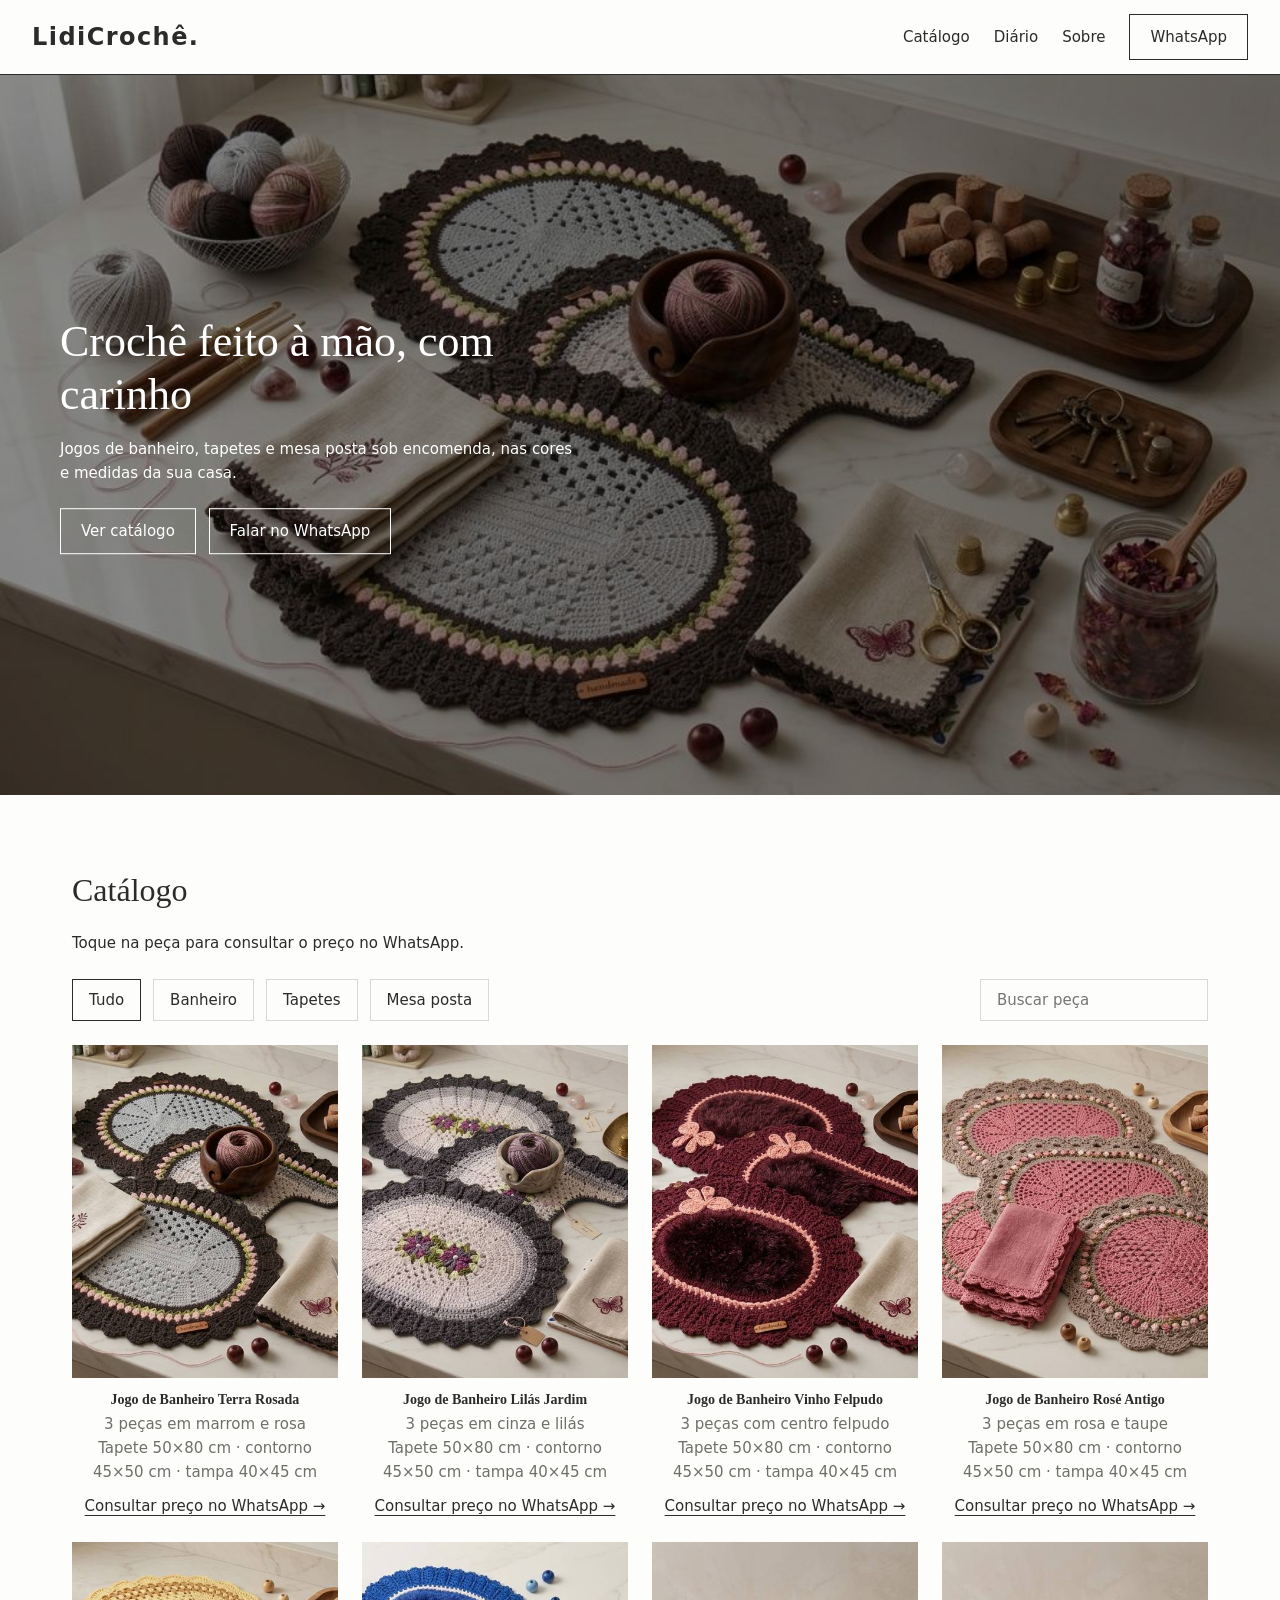
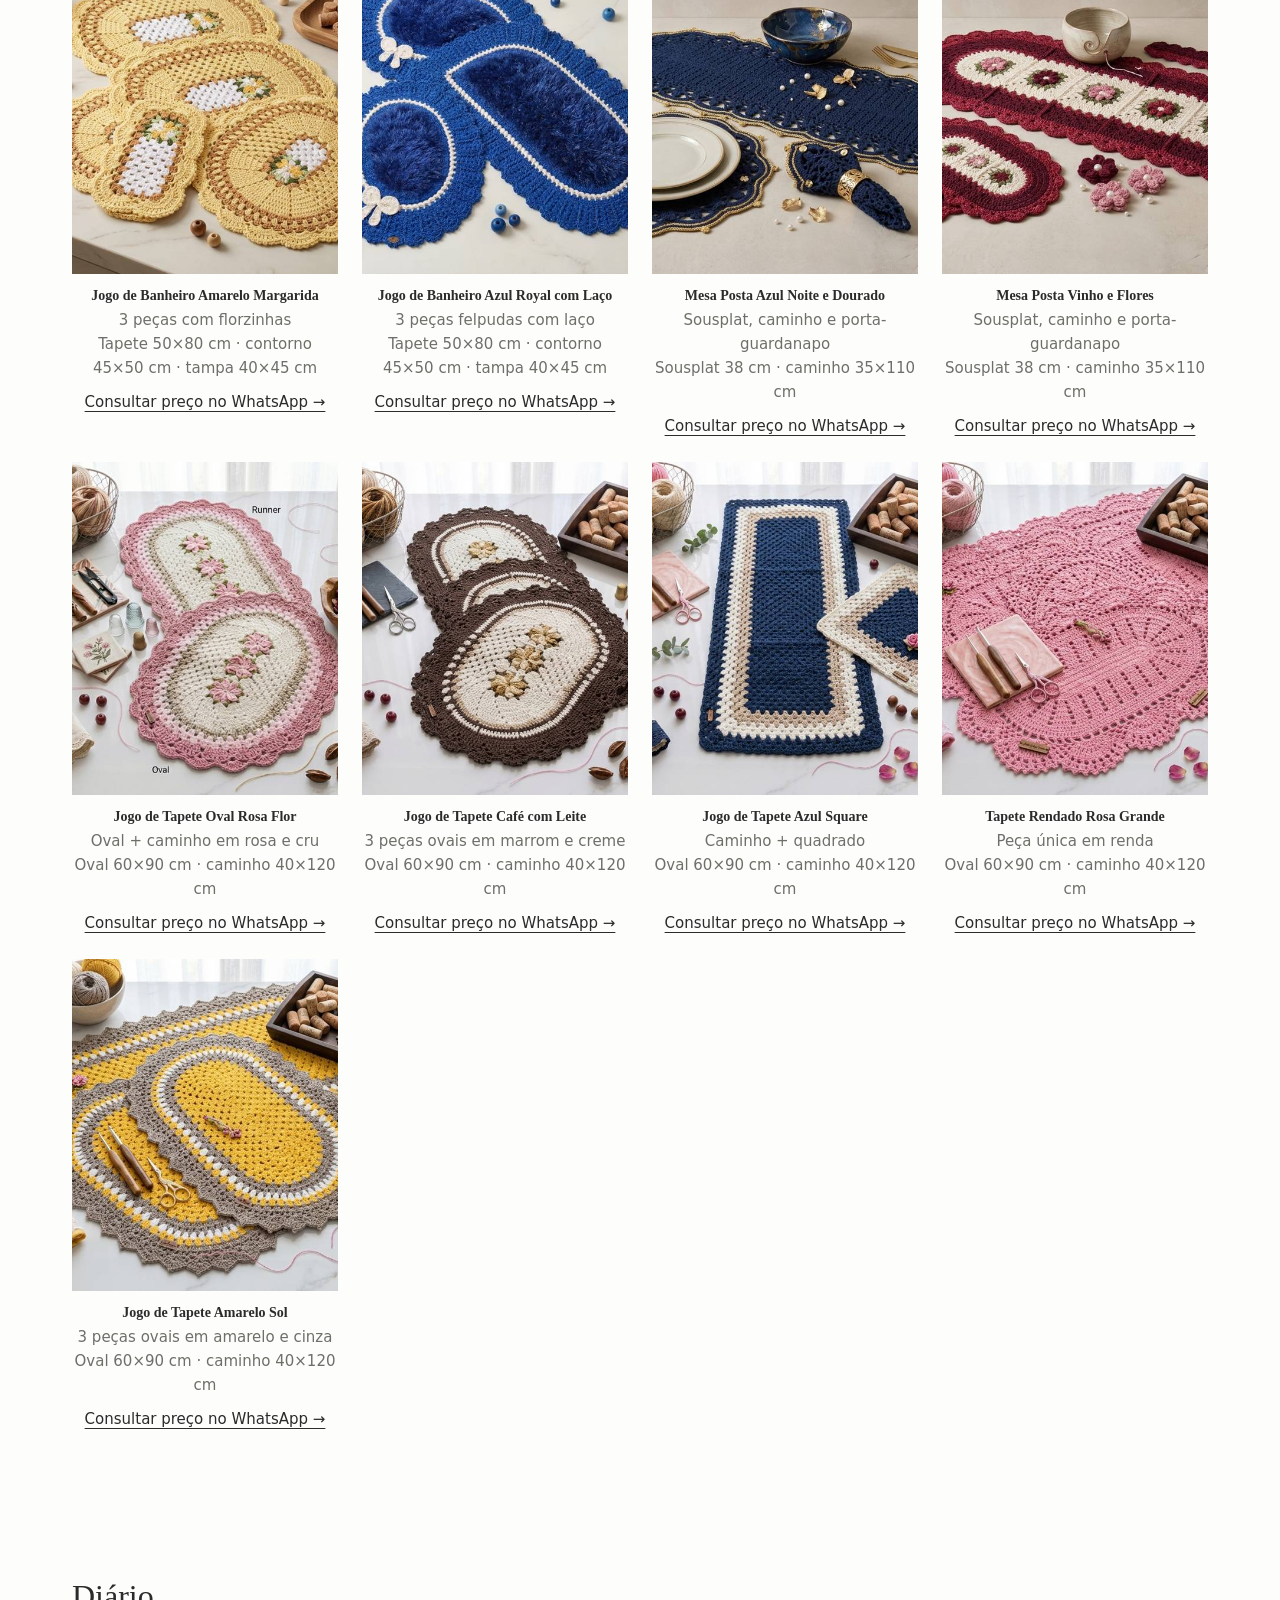
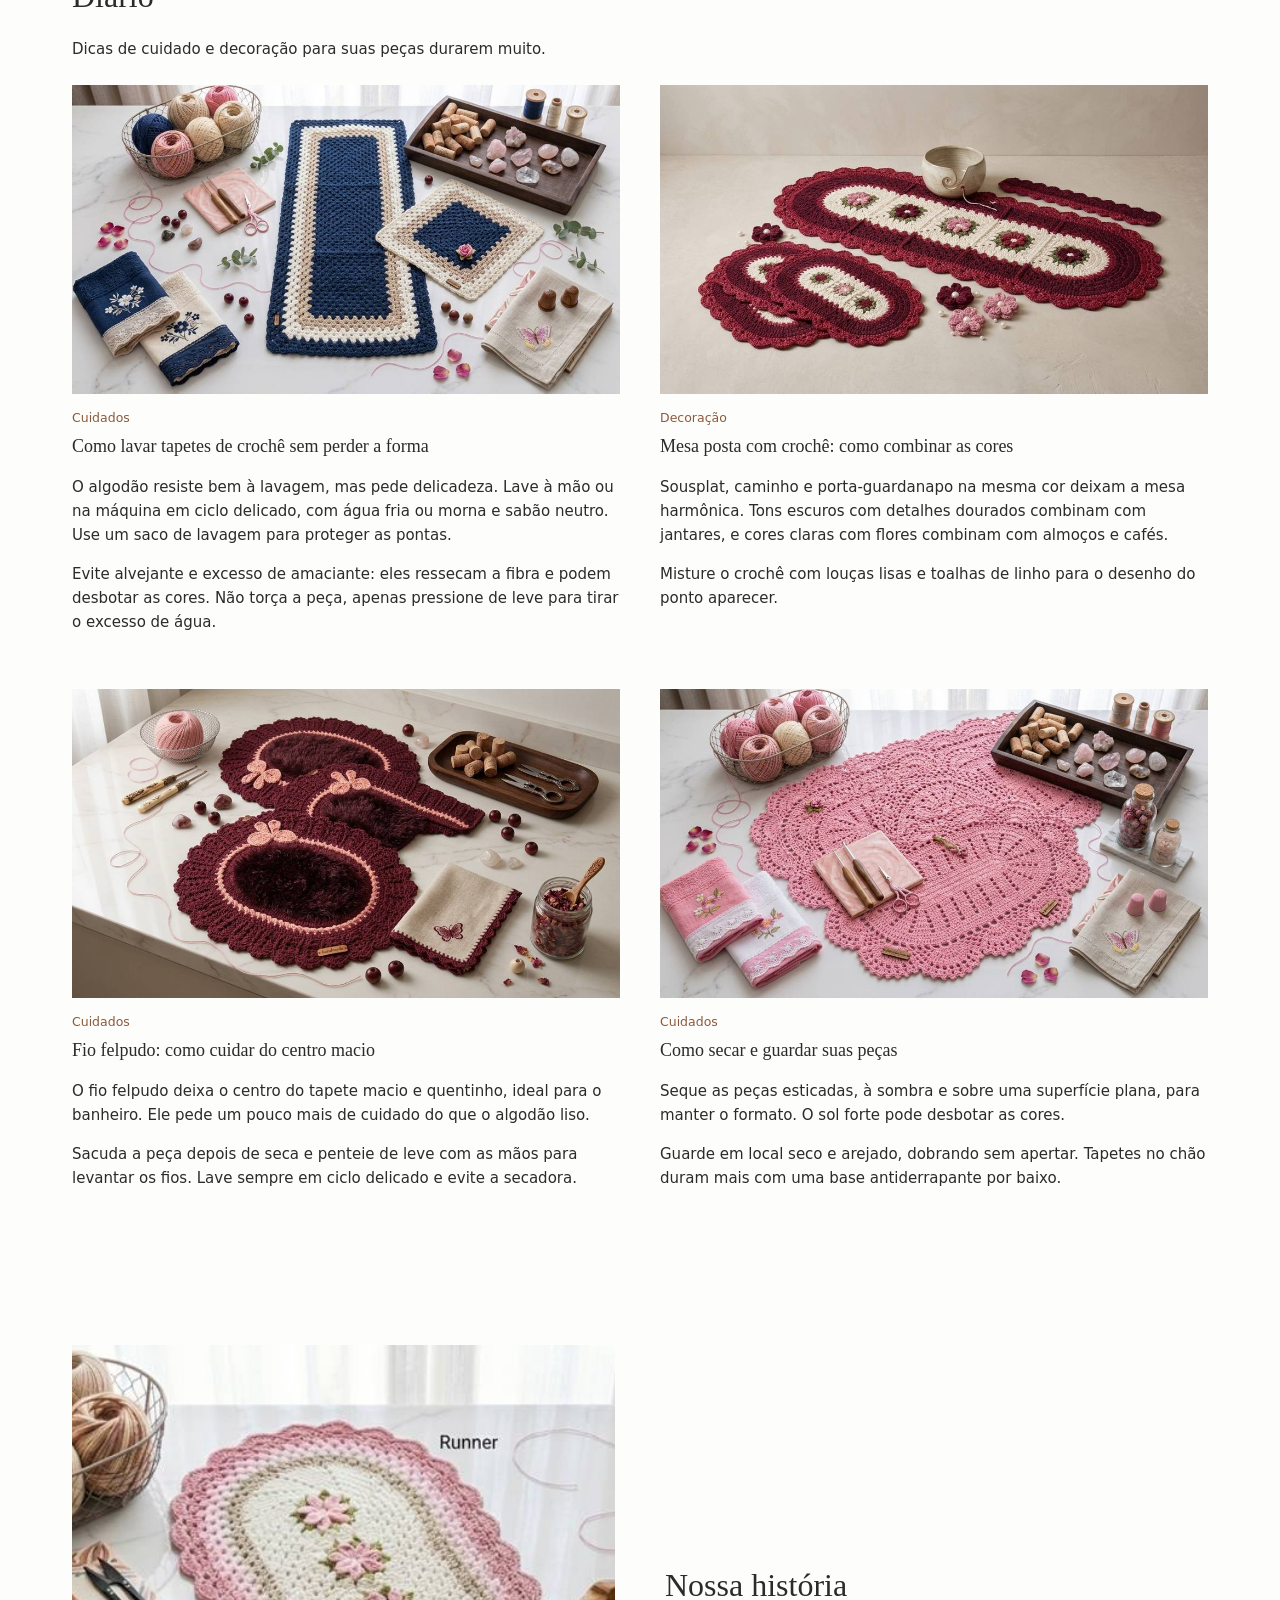
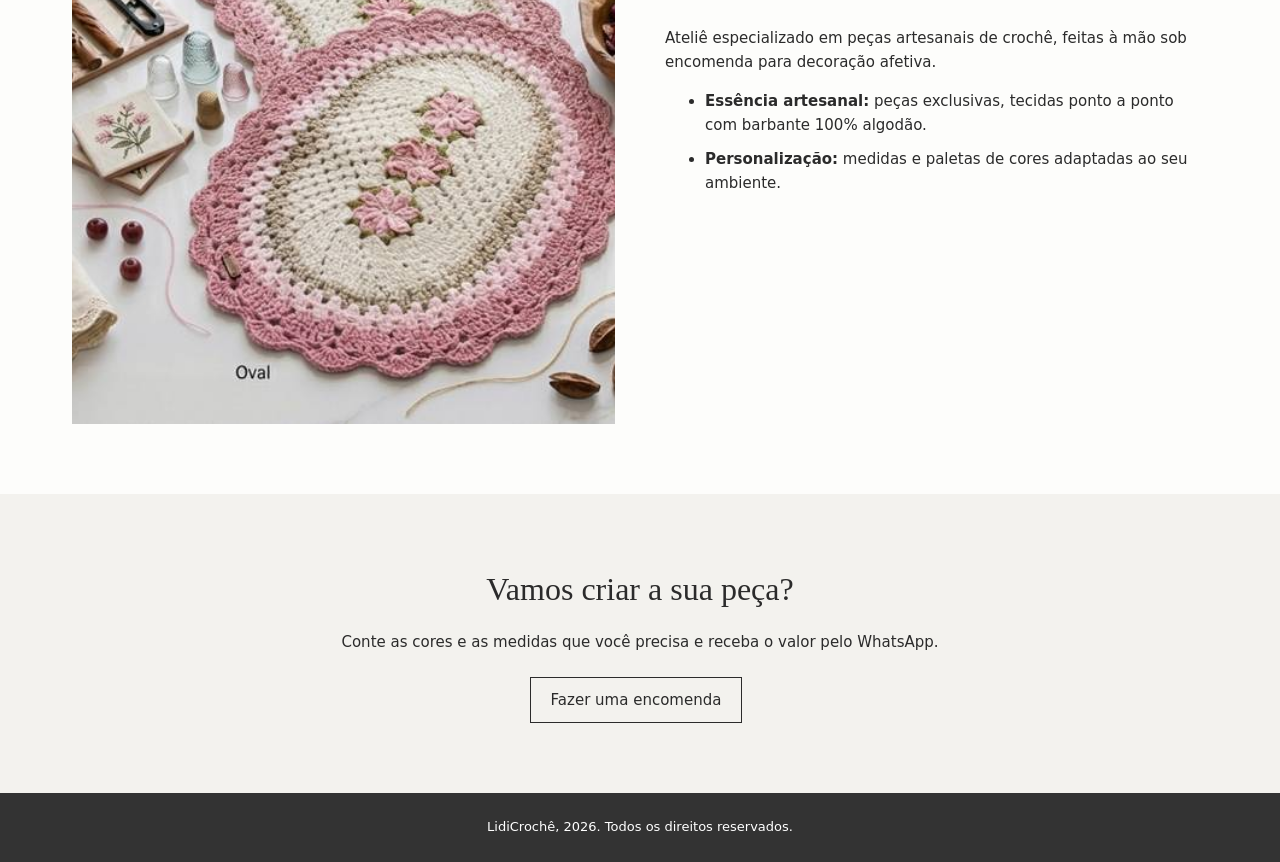
<file: index.html>
<!DOCTYPE html>
<html lang="pt-BR">

<head>
    <meta charset="utf-8">
    <meta name="viewport" content="width=device-width, initial-scale=1, viewport-fit=cover">
    <meta name="description" content="LidiCrochê: jogos de banheiro, tapetes e mesa posta em crochê, feitos à mão sob encomenda.">
    <title>LidiCrochê – Crochê artesanal sob encomenda</title>
    <link rel="stylesheet" href="style.css">
</head>

<body>
    <!-- Cabeçalho fixo com links para as seções da página -->
    <header class="hd">
        <a class="logo" href="#topo">LidiCrochê.</a>
        <nav class="nav" aria-label="Menu">
            <a href="#catalogo">Catálogo</a>
            <a href="#diario">Diário</a>
            <a href="#sobre">Sobre</a>
            <a class="btn" data-wa href="#" target="_blank" rel="noopener">WhatsApp</a>
        </nav>
    </header>

    <main id="topo">
        <!-- 1. Banner principal -->
        <section class="hero">
            <img src="1.jpg" alt="Jogo de banheiro em crochê">
            <div>
                <h1>Crochê feito à mão, com carinho</h1>
                <p>Jogos de banheiro, tapetes e mesa posta sob encomenda, nas cores e medidas da sua casa.</p>
                <a class="btn" href="#catalogo">Ver catálogo</a>
                <a class="btn" data-wa href="#" target="_blank" rel="noopener">Falar no WhatsApp</a>
            </div>
        </section>

        <!-- 2. Catálogo: os cartões são criados pelo script.js -->
        <section id="catalogo" class="bloco">
            <h2>Catálogo</h2>
            <p>Toque na peça para consultar o preço no WhatsApp.</p>
            <div class="filtros">
                <button data-cat="todos" class="on">Tudo</button>
                <button data-cat="banheiro">Banheiro</button>
                <button data-cat="tapete">Tapetes</button>
                <button data-cat="mesa">Mesa posta</button>
                <input id="busca" type="search" placeholder="Buscar peça" aria-label="Buscar peça">
            </div>
            <div id="lista" class="grade" aria-live="polite"></div>
        </section>

        <!-- 3. Diário: dicas de cuidado e decoração -->
        <section id="diario" class="bloco">
            <h2>Diário</h2>
            <p>Dicas de cuidado e decoração para suas peças durarem muito.</p>
            <div class="posts">
                <article>
                    <div class="foto"><img src="11.jpg" alt="" loading="lazy"></div>
                    <small>Cuidados</small>
                    <h3>Como lavar tapetes de crochê sem perder a forma</h3>
                    <p>O algodão resiste bem à lavagem, mas pede delicadeza. Lave à mão ou na máquina em ciclo delicado, com água fria ou morna e sabão neutro. Use um saco de lavagem para proteger as pontas.</p>
                    <p>Evite alvejante e excesso de amaciante: eles ressecam a fibra e podem desbotar as cores. Não torça a peça, apenas pressione de leve para tirar o excesso de água.</p>
                </article>
                <article>
                    <div class="foto"><img src="8.jpg" alt="" loading="lazy"></div>
                    <small>Decoração</small>
                    <h3>Mesa posta com crochê: como combinar as cores</h3>
                    <p>Sousplat, caminho e porta-guardanapo na mesma cor deixam a mesa harmônica. Tons escuros com detalhes dourados combinam com jantares, e cores claras com flores combinam com almoços e cafés.</p>
                    <p>Misture o crochê com louças lisas e toalhas de linho para o desenho do ponto aparecer.</p>
                </article>
                <article>
                    <div class="foto"><img src="3.jpg" alt="" loading="lazy"></div>
                    <small>Cuidados</small>
                    <h3>Fio felpudo: como cuidar do centro macio</h3>
                    <p>O fio felpudo deixa o centro do tapete macio e quentinho, ideal para o banheiro. Ele pede um pouco mais de cuidado do que o algodão liso.</p>
                    <p>Sacuda a peça depois de seca e penteie de leve com as mãos para levantar os fios. Lave sempre em ciclo delicado e evite a secadora.</p>
                </article>
                <article>
                    <div class="foto"><img src="12.jpg" alt="" loading="lazy"></div>
                    <small>Cuidados</small>
                    <h3>Como secar e guardar suas peças</h3>
                    <p>Seque as peças esticadas, à sombra e sobre uma superfície plana, para manter o formato. O sol forte pode desbotar as cores.</p>
                    <p>Guarde em local seco e arejado, dobrando sem apertar. Tapetes no chão duram mais com uma base antiderrapante por baixo.</p>
                </article>
            </div>
        </section>

        <!-- 4. Sobre -->
        <section id="sobre" class="bloco sobre">
            <div class="foto"><img src="9.jpg" alt="Tapetes em crochê" loading="lazy"></div>
            <div>
                <h2>Nossa história</h2>
                <p>Ateliê especializado em peças artesanais de crochê, feitas à mão sob encomenda para decoração afetiva.</p>
                <ul>
                    <li><b>Essência artesanal:</b> peças exclusivas, tecidas ponto a ponto com barbante 100% algodão.</li>
                    <li><b>Personalização:</b> medidas e paletas de cores adaptadas ao seu ambiente.</li>
                </ul>
            </div>
        </section>

        <!-- 5. Chamada final para o WhatsApp -->
        <section id="contato" class="chamada">
            <h2>Vamos criar a sua peça?</h2>
            <p>Conte as cores e as medidas que você precisa e receba o valor pelo WhatsApp.</p>
            <a class="btn" data-wa href="#" target="_blank" rel="noopener">Fazer uma encomenda</a>
        </section>
    </main>

    <footer>
        <p>LidiCrochê, 2026. Todos os direitos reservados.</p>
    </footer>

    <script src="script.js"></script>
</body>

</html>
</file>
<file: style.css>
/* ===== Design tokens: paleta orgânica centralizada no :root ===== */
:root {
    --fundo: #fdfdfb;
    --suave: #f3f2ee;
    --texto: #2b2b2b;
    --cinza: #6f6f6a;
    --linha: #d9d8d2;
    --accent: #8b5a3c;
    --escuro: #333;
}

/* Modo escuro nativo: segue a preferência do aparelho */
@media (prefers-color-scheme: dark) {
    :root {
        --fundo: #1d1c1a;
        --suave: #262522;
        --texto: #ece9e3;
        --cinza: #a09d95;
        --linha: #3d3b37;
        --accent: #c58b66;
        --escuro: #0f0f0e;
    }
}

/* ===== Base ===== */
* { box-sizing: border-box; }
html { scroll-behavior: smooth; scroll-padding-top: 70px; }
body {
    margin: 0;
    padding: 0 env(safe-area-inset-right) env(safe-area-inset-bottom) env(safe-area-inset-left);
    background: var(--fundo);
    color: var(--texto);
    font: 15px/1.6 system-ui, sans-serif;
}
a { color: inherit; text-decoration: none; }
button { font: inherit; color: inherit; background: none; border: 0; cursor: pointer; }
img { display: block; width: 100%; height: 100%; object-fit: cover; }
:focus-visible { outline: 2px solid var(--accent); outline-offset: 2px; }

/* Títulos com serifa, texto sem serifa */
h1, h2, h3 { font-family: Georgia, serif; font-weight: 400; margin: 0 0 12px; }
h1 { font-size: 44px; line-height: 1.2; }
h2 { font-size: 32px; }
h3 { font-size: 18px; margin-top: 4px; }
small { display: block; margin-top: 14px; color: var(--accent); }
.btn { display: inline-block; border: 1px solid; padding: 10px 20px; margin: 8px 8px 0 0; }

/* ===== Cabeçalho fixo ===== */
.hd {
    position: sticky; top: 0; z-index: 10;
    display: flex; justify-content: space-between; align-items: center;
    padding: calc(14px + env(safe-area-inset-top)) 32px 14px;
    background: var(--fundo); border-bottom: 1px solid var(--texto);
}
.logo { font-size: 24px; font-weight: 800; letter-spacing: .06em; }
.nav { display: flex; gap: 24px; align-items: center; }
.nav .btn { margin: 0; }

/* ===== Banner ===== */
.hero { position: relative; height: 80vh; min-height: 420px; color: #fff; }
.hero img { filter: brightness(.55); }
.hero div { position: absolute; left: 60px; top: 50%; transform: translateY(-50%); max-width: 520px; }

/* ===== Seções ===== */
.bloco { max-width: 1200px; margin: 0 auto; padding: 70px 32px; }

/* Catálogo */
.filtros { display: flex; gap: 12px; flex-wrap: wrap; margin: 24px 0; }
.filtros button, input { padding: 8px 16px; border: 1px solid var(--linha); background: none; color: inherit; font: inherit; }
.filtros .on { border-color: var(--texto); }
input { margin-left: auto; }
.grade { display: grid; grid-template-columns: repeat(4, 1fr); gap: 24px; }

/* Cartões: proporção 4/5 e zoom suave nas fotos */
.card { text-align: center; }
.card h3 { font: 600 14px Georgia, serif; margin: 14px 0 4px; }
.card p { margin: 0; color: var(--cinza); }
.card span { display: inline-block; margin-top: 10px; text-decoration: underline; text-underline-offset: 4px; }
.foto { aspect-ratio: 4 / 5; overflow: hidden; background: var(--suave); }
.foto img { transition: transform .6s cubic-bezier(.2, .7, .2, 1); }
.card:hover img, .posts article:hover img { transform: scale(1.06); }

/* Diário: 2 colunas */
.posts { display: grid; grid-template-columns: 1fr 1fr; gap: 40px; margin-top: 24px; }
.posts .foto { aspect-ratio: 16 / 9; }

/* Sobre */
.sobre { display: grid; grid-template-columns: 1fr 1fr; gap: 50px; align-items: center; }
.sobre li { margin-bottom: 10px; }

/* Chamada final */
.chamada { background: var(--suave); text-align: center; padding: 70px 32px; }

footer { background: var(--escuro); color: #fff; text-align: center; padding: 24px; font-size: 13px; }
footer p { margin: 0; }

/* ===== Celular e tablet ===== */
@media (max-width: 900px) {
    .hd { padding: calc(12px + env(safe-area-inset-top)) 16px 12px; }
    .nav { gap: 14px; }
    h1 { font-size: 34px; }
    .hero div { left: 20px; right: 20px; }
    .bloco { padding: 50px 16px; }
    .grade { grid-template-columns: 1fr 1fr; gap: 16px; }
    .posts, .sobre { grid-template-columns: 1fr; }
}

/* Respeita quem prefere menos animações */
@media (prefers-reduced-motion: reduce) {
    * { transition: none !important; }
    html { scroll-behavior: auto; }
}
</file>
